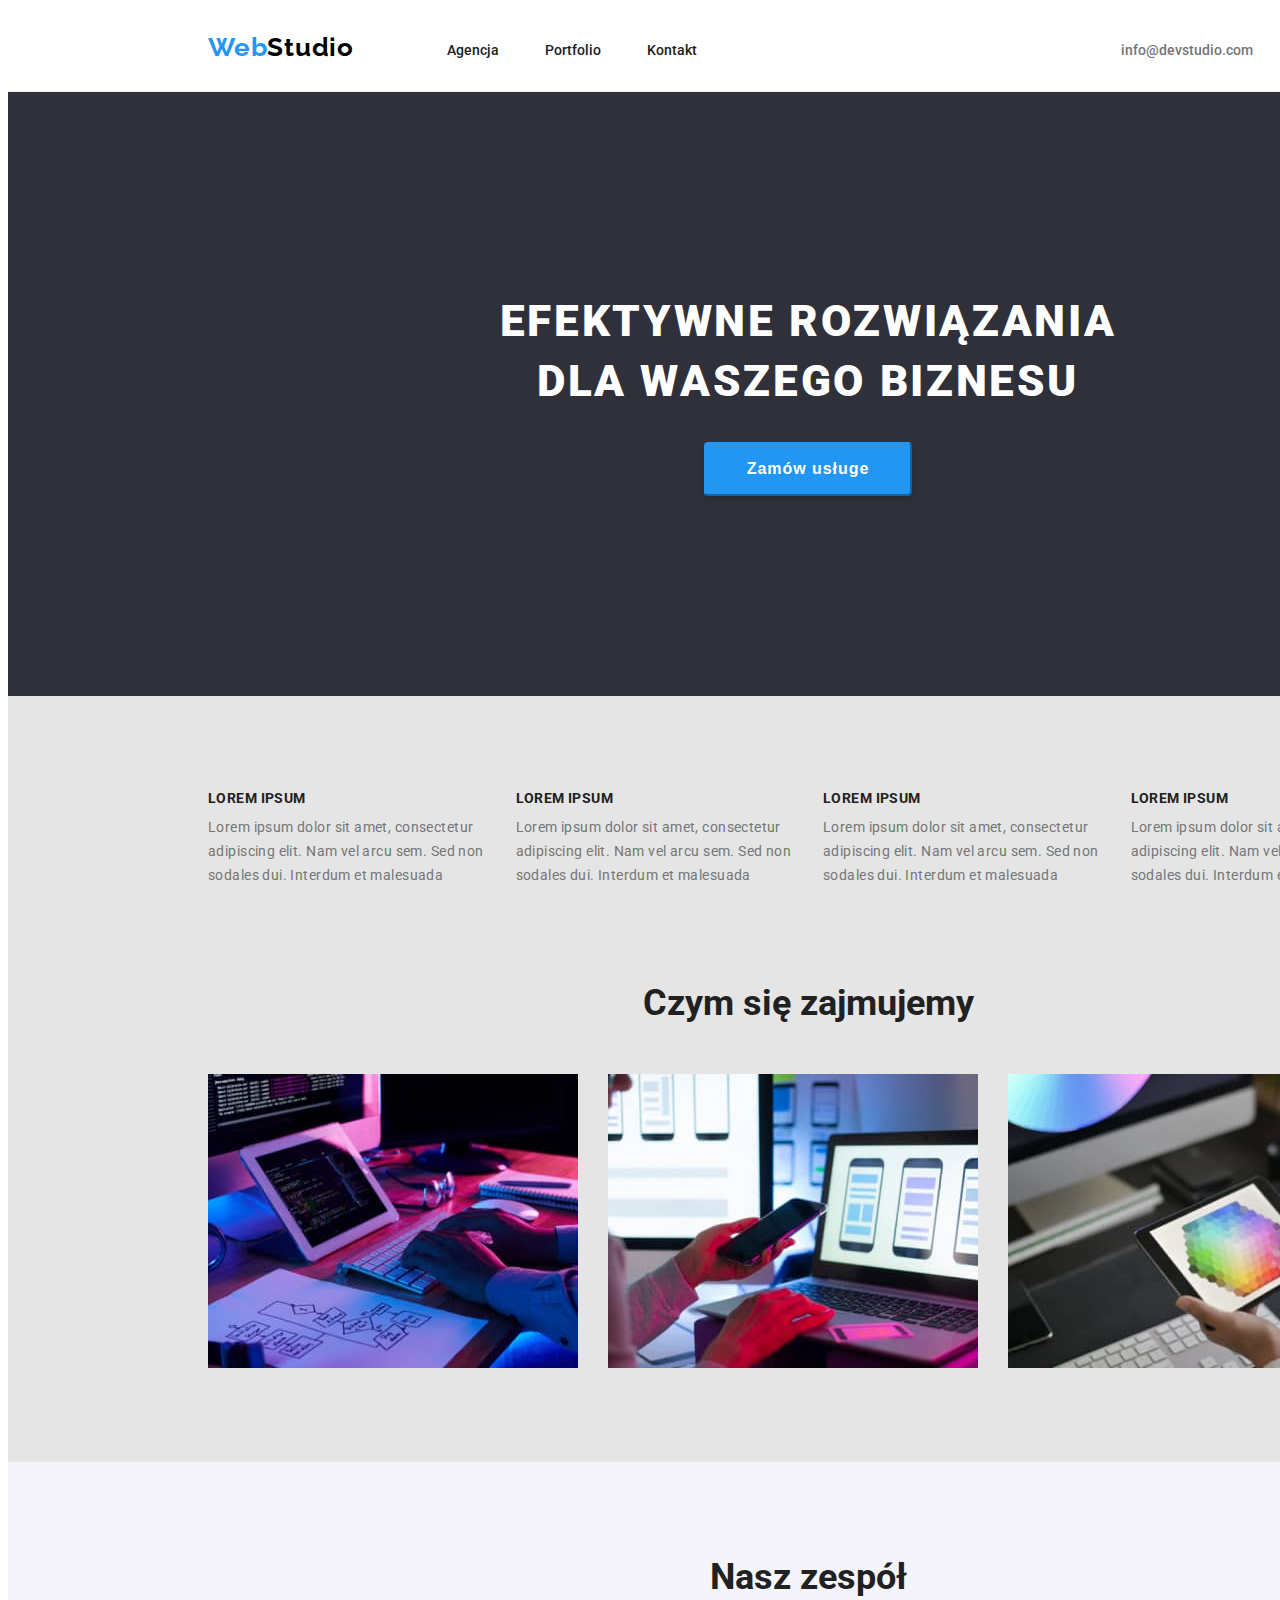
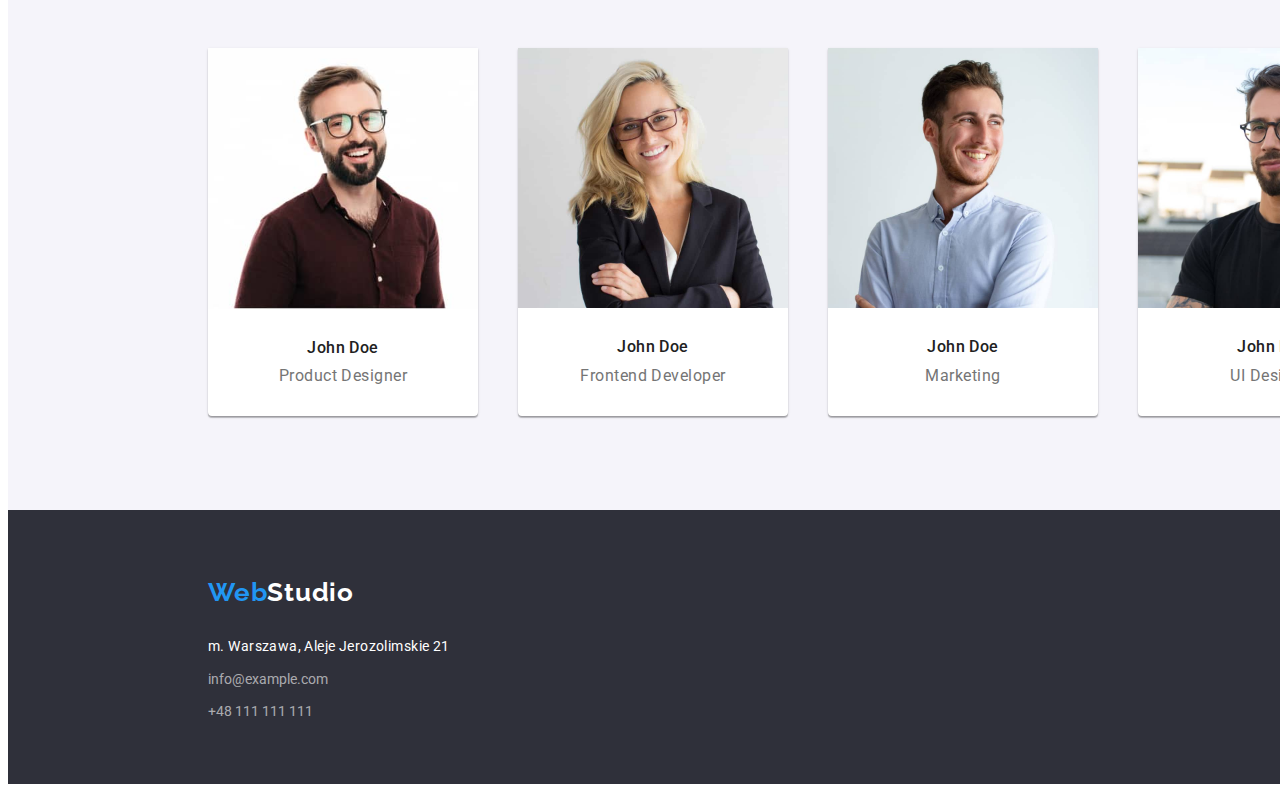
<file: index.html>
<!DOCTYPE html>
<html lang="pl">
  <head>
    <meta charset="UTF-8" />
    <meta http-equiv="X-UA-Compatible" content="IE=edge" />
    <meta name="viewport" content="width=device-width, initial-scale=1.0" />
    <link
      rel="stylesheet"
      href="https://cdnjs.cloudflare.com/ajax/libs/modern-normalize/2.0.0/modern-normalize.min.css"
      integrity="sha512-4xo8blKMVCiXpTaLzQSLSw3KFOVPWhm/TRtuPVc4WG6kUgjH6J03IBuG7JZPkcWMxJ5huwaBpOpnwYElP/m6wg=="
      crossorigin="anonymous"
      referrerpolicy="no-referrer"
    />
    <link href="./css/styles.css" rel="stylesheet" />
    <link rel="preconnect" href="https://fonts.googleapis.com" />
    <link rel="preconnect" href="https://fonts.gstatic.com" crossorigin />
    <link
      href="https://fonts.googleapis.com/css2?family=Raleway:wght@700&family=Roboto:wght@400;500;700;900&display=swap"
      rel="stylesheet"
    />
    <title>WebStudio - strona główna</title>
  </head>
  <body class="entire-website">
    <header class="header-entire">
      <div class="container">
        <div class="header-content">
          <div class="page-header">
            <a class="logotype-header" href="/index.html" target="_self"
              ><span class="logo">Web</span>Studio</a
            >
            <nav class="menu">
              <ul class="menu-item-list">
                <li><a href="" target="_self">Agencja</a></li>
                <li><a href="/portfolio.html" target="_self">Portfolio</a></li>
                <li><a href="" target="_self">Kontakt</a></li>
              </ul>
            </nav>
          </div>
          <ul class="header-contacts">
            <li><a href="mailto:info@devstudio.com">info@devstudio.com</a></li>
            <li><a href="tel:+48111111111">+48 111 111 111</a></li>
          </ul>
        </div>
      </div>
    </header>
    <main>
      <div class="intro section">
        <div class="container">
          <h1>EFEKTYWNE ROZWIĄZANIA <br />DLA WASZEGO BIZNESU</h1>
          <button type="button">Zamów usługe</button>
        </div>
      </div>

      <div class="what-we-do section">
        <div class="container">
          <ul class="what-we-do-list">
            <li>
              <h3>LOREM IPSUM</h3>
              <p>
                Lorem ipsum dolor sit amet, consectetur adipiscing elit. Nam vel
                arcu sem. Sed non sodales dui. Interdum et malesuada
              </p>
            </li>
            <li>
              <h3>LOREM IPSUM</h3>
              <p>
                Lorem ipsum dolor sit amet, consectetur adipiscing elit. Nam vel
                arcu sem. Sed non sodales dui. Interdum et malesuada
              </p>
            </li>
            <li>
              <h3>LOREM IPSUM</h3>
              <p>
                Lorem ipsum dolor sit amet, consectetur adipiscing elit. Nam vel
                arcu sem. Sed non sodales dui. Interdum et malesuada
              </p>
            </li>
            <li>
              <h3>LOREM IPSUM</h3>
              <p>
                Lorem ipsum dolor sit amet, consectetur adipiscing elit. Nam vel
                arcu sem. Sed non sodales dui. Interdum et malesuada
              </p>
            </li>
          </ul>
          <h2>Czym się zajmujemy</h2>
          <ul class="what-we-do-visual">
            <li>
              <img
                src="images/box-1.jpg"
                width="370"
                height="294"
                alt="Programmer's working space: hands over keyboard, code on tablet and partially visible on the monitor, workflow sheet next to the keyboard"
              />
            </li>
            <li>
              <img
                src="images/box-2.jpg"
                width="370"
                height="294"
                alt="Programmer's working space: laptop with 3 mobile phone templates on screen, the same image doubled on the larger desktop computer screen in the background, in the forefront two hands: one using laptop's touchpad and the other holding a mobile phone"
              />
            </li>
            <li>
              <img
                src="images/box-3.jpg"
                width="370"
                height="294"
                alt="Designer's working space: desktop computer in the background, in the forefront a hand holding a tablet with colour picker on"
              />
            </li>
          </ul>
        </div>
      </div>
      <div class="our-team section">
        <div class="container">
          <h2>Nasz zespół</h2>
          <ul class="our-team-members">
            <li>
              <img
                src="images/img-1.jpg"
                width="270"
                height="260"
                alt="John Doe: smiling brown-haired bearded guy with glasses"
              />
              <p class="team-name">John Doe</p>
              <p class="team-job">Product Designer</p>
            </li>
            <li>
              <img
                src="images/img-2.jpg"
                width="270"
                height="260"
                alt="John Doe: smiling blonde woman with glasses"
              />
              <p class="team-name">John Doe</p>
              <p class="team-job">Frontend Developer</p>
            </li>
            <li>
              <img
                src="images/img-3.jpg"
                width="270"
                height="260"
                alt="John Doe: smiling dark blonde guy with 5 o'clock shadow"
              />
              <p class="team-name">John Doe</p>
              <p class="team-job">Marketing</p>
            </li>
            <li>
              <img
                src="images/img-4.jpg"
                width="270"
                height="260"
                alt="John Doe: brown-haired bearded guy with glasses smirking"
              />
              <p class="team-name">John Doe</p>
              <p class="team-job">UI Designer</p>
            </li>
          </ul>
        </div>
      </div>
    </main>
    <footer class="footer-content">
      <div class="container">
        <a class="logotype-footer" href="/index.html" target="_self"
          ><span class="logo">Web</span>Studio</a
        >
        <address class="location">m. Warszawa, Aleje Jerozolimskie 21</address>
        <ul class="footer-contacts">
          <li><a href="mailto:info@example.com">info@example.com</a></li>
          <li><a href="tel:+48111111111">+48 111 111 111</a></li>
        </ul>
      </div>
    </footer>
  </body>
</html>
</file>
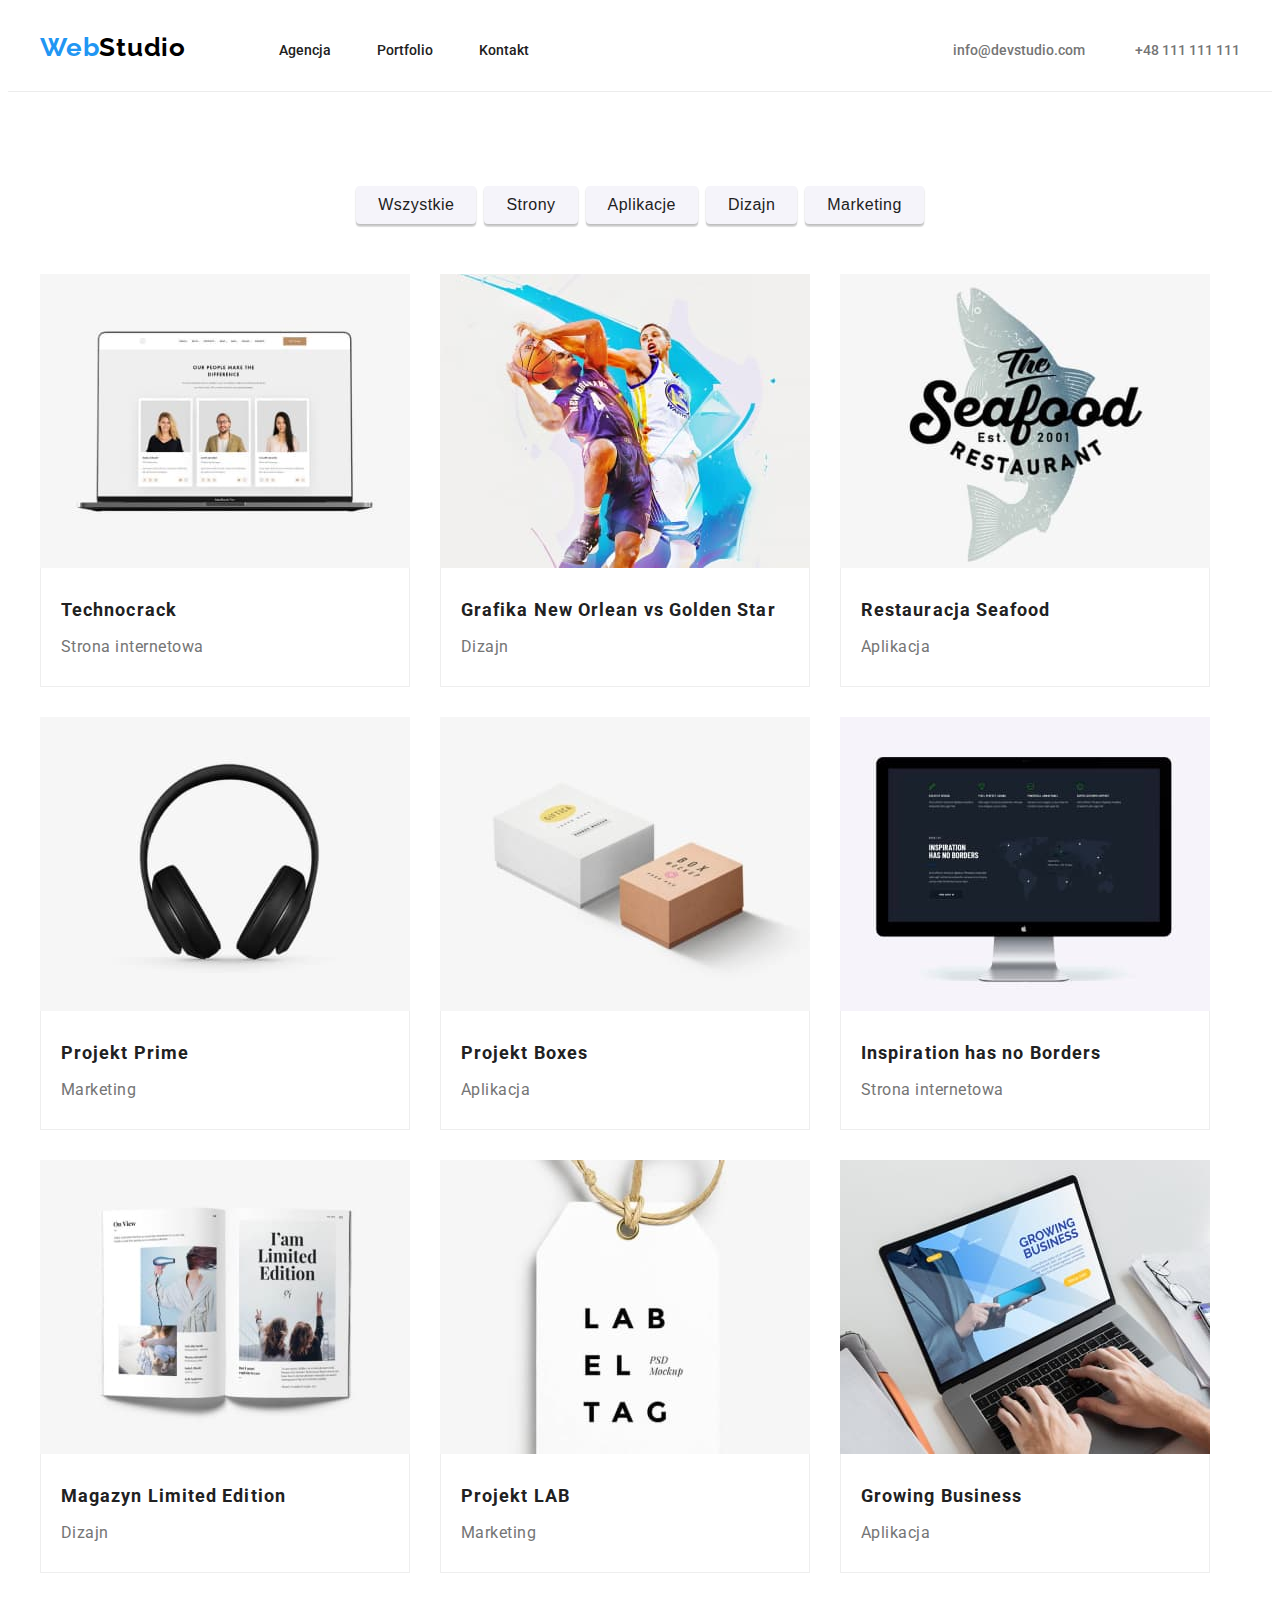
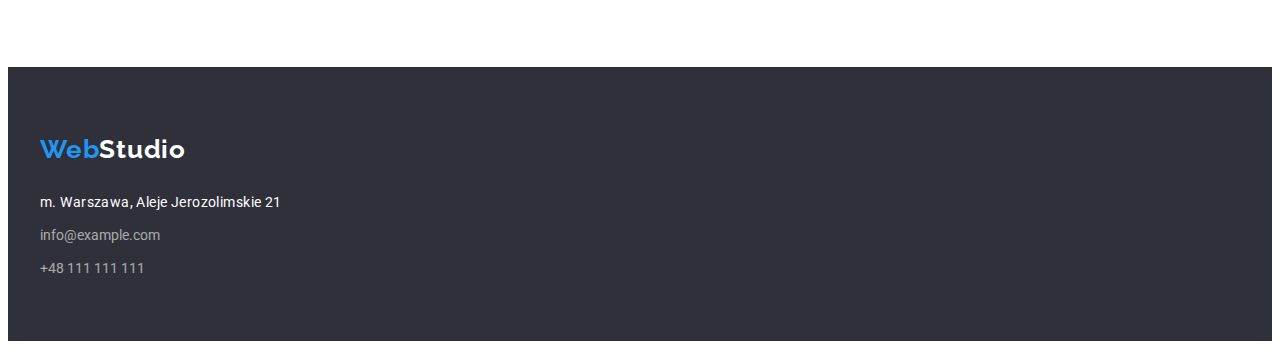
<file: portfolio.html>
<!DOCTYPE html>
<html lang="pl">
  <head>
    <meta charset="UTF-8" />
    <meta http-equiv="X-UA-Compatible" content="IE=edge" />
    <meta name="viewport" content="width=device-width, initial-scale=1.0" />
    <link
      rel="stylesheet"
      href="https://cdnjs.cloudflare.com/ajax/libs/modern-normalize/2.0.0/modern-normalize.min.css"
      integrity="sha512-4xo8blKMVCiXpTaLzQSLSw3KFOVPWhm/TRtuPVc4WG6kUgjH6J03IBuG7JZPkcWMxJ5huwaBpOpnwYElP/m6wg=="
      crossorigin="anonymous"
      referrerpolicy="no-referrer"
    />
    <link href="./css/styles.css" rel="stylesheet" />
    <link rel="preconnect" href="https://fonts.googleapis.com" />
    <link rel="preconnect" href="https://fonts.gstatic.com" crossorigin />
    <link
      href="https://fonts.googleapis.com/css2?family=Raleway:wght@700&family=Roboto:wght@400;500;700;900&display=swap"
      rel="stylesheet"
    />
    <title>Portfolio</title>
  </head>
  <body>
    <header class="header-entire">
      <div class="container">
        <div class="header-content">
          <div class="page-header">
            <a class="logotype-header" href="/index.html" target="_self"
              ><span class="logo">Web</span>Studio</a
            >
            <nav class="menu">
              <ul class="menu-item-list">
                <li><a href="" target="_self">Agencja</a></li>
                <li><a href="/portfolio.html" target="_self">Portfolio</a></li>
                <li><a href="" target="_self">Kontakt</a></li>
              </ul>
            </nav>
          </div>
          <ul class="header-contacts">
            <li><a href="mailto:info@devstudio.com">info@devstudio.com</a></li>
            <li><a href="tel:+48111111111">+48 111 111 111</a></li>
          </ul>
        </div>
      </div>
    </header>
    <main class="section">
      <div class="portfolio-filter">
        <div class="container">
          <ul class="portfolio-buttons">
            <li><button type="button">Wszystkie</button></li>
            <li><button type="button">Strony</button></li>
            <li><button type="button">Aplikacje</button></li>
            <li><button type="button">Dizajn</button></li>
            <li><button type="button">Marketing</button></li>
          </ul>
        </div>
      </div>
      <div class="portfolio-gallery">
        <div class="container">
          <ul class="gallery">
            <li>
              <figure>
                <img
                  src="images/portfolio-1.jpg"
                  width="370"
                  height="294"
                  alt="Laptop showing a website in a fullscreen mode"
                />
                <figcaption>
                  <h4>Technocrack</h4>
                  <p>Strona internetowa</p>
                </figcaption>
              </figure>
            </li>
            <li>
              <figure>
                <img
                  src="images/portfolio-2.jpg"
                  width="370"
                  height="294"
                  alt="Two basketball players fighting for the ball"
                />
                <figcaption>
                  <h4>Grafika New Orlean vs Golden Star</h4>
                  <p>Dizajn</p>
                </figcaption>
              </figure>
            </li>
            <li>
              <figure>
                <img
                  src="images/portfolio-3.jpg"
                  width="370"
                  height="294"
                  alt="Logo of a seafood restaurant with a fish in the background"
                />
                <figcaption>
                  <h4>Restauracja Seafood</h4>
                  <p>Aplikacja</p>
                </figcaption>
              </figure>
            </li>
            <li>
              <figure>
                <img
                  src="images/portfolio-4.jpg"
                  width="370"
                  height="294"
                  alt="Black wireless headphones"
                />
                <figcaption>
                  <h4>Projekt Prime</h4>
                  <p>Marketing</p>
                </figcaption>
              </figure>
            </li>
            <li>
              <figure>
                <img
                  src="images/portfolio-5.jpg"
                  width="370"
                  height="294"
                  alt="Two boxes with prints on them on the topside"
                />
                <figcaption>
                  <h4>Projekt Boxes</h4>
                  <p>Aplikacja</p>
                </figcaption>
              </figure>
            </li>
            <li>
              <figure>
                <img
                  src="images/portfolio-6.jpg"
                  width="370"
                  height="294"
                  alt="Computer screen with 'Inspiration has no borders' website on"
                />
                <figcaption>
                  <h4>Inspiration has no Borders</h4>
                  <p>Strona internetowa</p>
                </figcaption>
              </figure>
            </li>
            <li>
              <figure>
                <img
                  src="images/portfolio-7.jpg"
                  width="370"
                  height="294"
                  alt="An opened book with pictures and words 'I'm limited edition'"
                />
                <figcaption>
                  <h4>Magazyn Limited Edition</h4>
                  <p>Dizajn</p>
                </figcaption>
              </figure>
            </li>
            <li>
              <figure>
                <img
                  src="images/portfolio-8.jpg"
                  width="370"
                  height="294"
                  alt="A zoomed-in pisture of a paper laber with the words 'Label tak PSD Mockup' on it"
                />
                <figcaption>
                  <h4>Projekt LAB</h4>
                  <p>Marketing</p>
                </figcaption>
              </figure>
            </li>
            <li>
              <figure>
                <img
                  src="images/portfolio-9.jpg"
                  width="370"
                  height="294"
                  alt="Laptop with website on growing business on and hands over the keyboard"
                />
                <figcaption>
                  <h4>Growing Business</h4>
                  <p>Aplikacja</p>
                </figcaption>
              </figure>
            </li>
          </ul>
        </div>
      </div>
    </main>
    <footer class="footer-content">
      <div class="container">
        <a class="logotype-footer" href="/index.html" target="_self"
          ><span class="logo">Web</span>Studio</a
        >
        <address class="location">m. Warszawa, Aleje Jerozolimskie 21</address>
        <ul class="footer-contacts">
          <li><a href="mailto:info@example.com">info@example.com</a></li>
          <li><a href="tel:+48111111111">+48 111 111 111</a></li>
        </ul>
      </div>
    </footer>
  </body>
</html>
</file>
<file: css/styles.css>
@import url(./vars.css);

*,
*::before,
*::after {
  box-sizing: border-box;
}

.container {
  width: 1200px;
  margin-right: auto;
  margin-left: auto;
  /* background-color: hotpink; */
}

.section {
  padding-block: 94px;
}

body {
  font-family: Roboto, sans-serif;
  color: #212121;
}

.entire-website {
  width: 1600px;
}

h1,
h2,
h3,
h4,
h5,
h6,
p,
ul {
  margin: 0;
  padding: 0;
  text-decoration: none;
}

.logotype-header {
  font-family: "Raleway", sans-serif;
  color: #000000;
  font-weight: 700;
  text-decoration: none;
  font-size: 26px;
  line-height: 1.17;
  letter-spacing: 0.03em;
  margin: 24px 0px 25px 0px;
}

.logo {
  color: var(--text-color-accent);
}

.menu a {
  text-decoration: none;
  color: var(--text-color-main);
  font-size: 14px;
  font-weight: 500;
  line-height: 1.17;
}

.menu a:hover,
.menu a:focus {
  color: var(--text-color-accent);
}

.menu ul {
  list-style-type: none;
}

.header-contacts a {
  color: var(--text-color-sub);
  text-decoration: none;
  font-size: 14px;
  font-weight: 500;
  line-height: 1.14;
}

.header-contacts a:hover,
.header-contacts a:focus {
  color: var(--text-color-accent);
}

.header-contacts li {
  list-style-type: none;
}

.intro {
  font-size: 44px;
  font-weight: 900;
  line-height: 1.36;
  color: #ffffff;
  background-color: var(--background-color-accent);
  text-align: center;
}

.intro button {
  font-weight: 700;
  font-size: 16px;
  line-height: 1.875;
  color: #ffffff;
  background-color: var(--button-color);
  cursor: pointer;
  letter-spacing: 0.06em;
  padding: 10px 41px;
  margin: 30px 0px 106px 0px;
  border-radius: 4px;
  border-color: var(--button-color);
  box-shadow: 0px 4px 4px rgba(0, 0, 0, 0.15);
}

.what-we-do {
  background-color: var(--background-color-main);
  padding-left: auto;
  padding-right: auto;
}

.what-we-do p {
  font-weight: 400;
  font-size: 14px;
  line-height: 1.71;
  color: #757575;
  letter-spacing: 0.03em;
}

.our-team {
  background-color: #f5f4fa;
  font-weight: 400;
  font-size: 16px;
  line-height: 1.17;
}

.our-team ul {
  list-style-type: none;
}

.team-name {
  font-weight: 500;
  font-size: 16px;
  line-height: 1.17;
  margin-top: 30px;
  margin-bottom: 10px;
  letter-spacing: 0.03em;
}

.team-job {
  color: var(--text-color-sub);
  margin-bottom: 30px;
  letter-spacing: 0.03em;
}

h1 {
  text-align: center;
  font-weight: 900;
  font-size: 44px;
  line-height: 1.36;
  letter-spacing: 0.06em;
  text-transform: uppercase;
  padding: 106px 0px 0px 0px;
}

h2 {
  font-weight: 700;
  font-size: 36px;
  line-height: 1.17;
  text-align: center;
  padding-bottom: 50px;
}

h3 {
  font-weight: 700;
  font-size: 14px;
  line-height: 1.17;
}

h4 {
  font-weight: 700;
  font-size: 18px;
  line-height: 2;
  letter-spacing: 0.06em;
}

.logotype-footer {
  font-weight: 700;
  font-family: "Raleway", sans-serif;
  font-size: 26px;
  text-decoration: none;
  color: #ffffff;
  letter-spacing: 0.03em;
}

.footer-content {
  padding-top: 60px;
  padding-bottom: 60px;
}

footer {
  background-color: var(--background-color-accent);
  font-weight: 400;
  font-size: 14px;
  line-height: 1.71;
  color: #ffffff;
}

.location {
  font-style: normal;
  letter-spacing: 0.03em;
  margin-top: 20px;
  margin-bottom: 9px;
}

.footer-contacts {
  display: flex;
  flex-direction: column;
  gap: 9px;
}

.footer-contacts a {
  color: #ffffff99;
  text-decoration: none;
}

.footer-contacts li {
  list-style-type: none;
}

.footer-contacts :hover,
.footer-contacts :focus {
  text-decoration: underline;
}

.portfolio-filter button {
  font-weight: 500;
  font-size: 16px;
  line-height: 1.625;
  color: var(--text-color-main);
  background-color: var(--button-color-sub);
  cursor: pointer;
  text-align: center;
  letter-spacing: 0.03em;
  border: 0;
  padding: 6px 22px;
  border-radius: 4px;
  box-shadow: 0px 3px 1px rgba(0, 0, 0, 0.1), 0px 1px 2px rgba(0, 0, 0, 0.08),
    0px 2px 2px rgba(0, 0, 0, 0.12);
}

.portfolio-filter button:hover,
.portfolio-filter button:focus {
  color: #ffffff;
  background-color: var(--button-color);
  cursor: pointer;
}

.portfolio-filter ul {
  list-style-type: none;
}

.portfolio-gallery ul {
  list-style-type: none;
}

.portfolio-gallery p {
  font-weight: 400;
  font-size: 16px;
  line-height: 1.875;
  color: var(--text-color-sub);
}

.header-content {
  display: flex;
  justify-content: space-between;
}

.header-entire {
  border-bottom: 1px solid #ececec;
}

.page-header {
  display: flex;
  justify-content: flex-start;
}

.menu-item-list {
  display: flex;
  justify-content: flex-start;
  gap: 46px;
}

.menu {
  margin: 32px 0px 32px 93px;
}

.header-contacts {
  display: flex;
  gap: 50px;
  margin: 32px 0px;
}

.what-we-do-list {
  display: flex;
  gap: 30px;
  list-style-type: none;
  margin-bottom: 94px;
}

.what-we-do-list h3 {
  margin-bottom: 10px;
  letter-spacing: 0.03em;
  text-transform: uppercase;
}

.what-we-do-visual {
  list-style-type: none;
  display: flex;
  gap: 30px;
}

.our-team-members {
  list-style-type: none;
  display: flex;
  justify-content: space-between;
  gap: 30px;
}

.our-team-members li {
  text-align: center;
  background: #ffffff;
  box-shadow: 0px 1px 3px rgba(0, 0, 0, 0.12), 0px 1px 1px rgba(0, 0, 0, 0.14),
    0px 2px 1px rgba(0, 0, 0, 0.2);
  border-radius: 0px 0px 4px 4px;
}

.portfolio-buttons {
  display: flex;
  justify-content: center;
  gap: 8px;
}

.portfolio-filter {
  margin-bottom: 50px;
}

.gallery {
  display: flex;
  flex-wrap: wrap;
  align-items: center;
  max-width: 1200px;
  gap: 30px;
  flex-basis: ((100%-60px)/3);
  padding: 0;
}

.gallery figure {
  padding: unset;
  margin: unset;
  display: block;
  /* border: 1px solid #eeeeee; */
}

img {
  display: block;
  max-width: 100%;
  height: auto;
}

figcaption {
  border-right: 1px solid #eeeeee;
  border-bottom: 1px solid #eeeeee;
  border-left: 1px solid #eeeeee;
  padding: 24px 20px;
}

.gallery p {
  margin: 4px 0px 0px 0px;
  letter-spacing: 0.03em;
}
</file>
